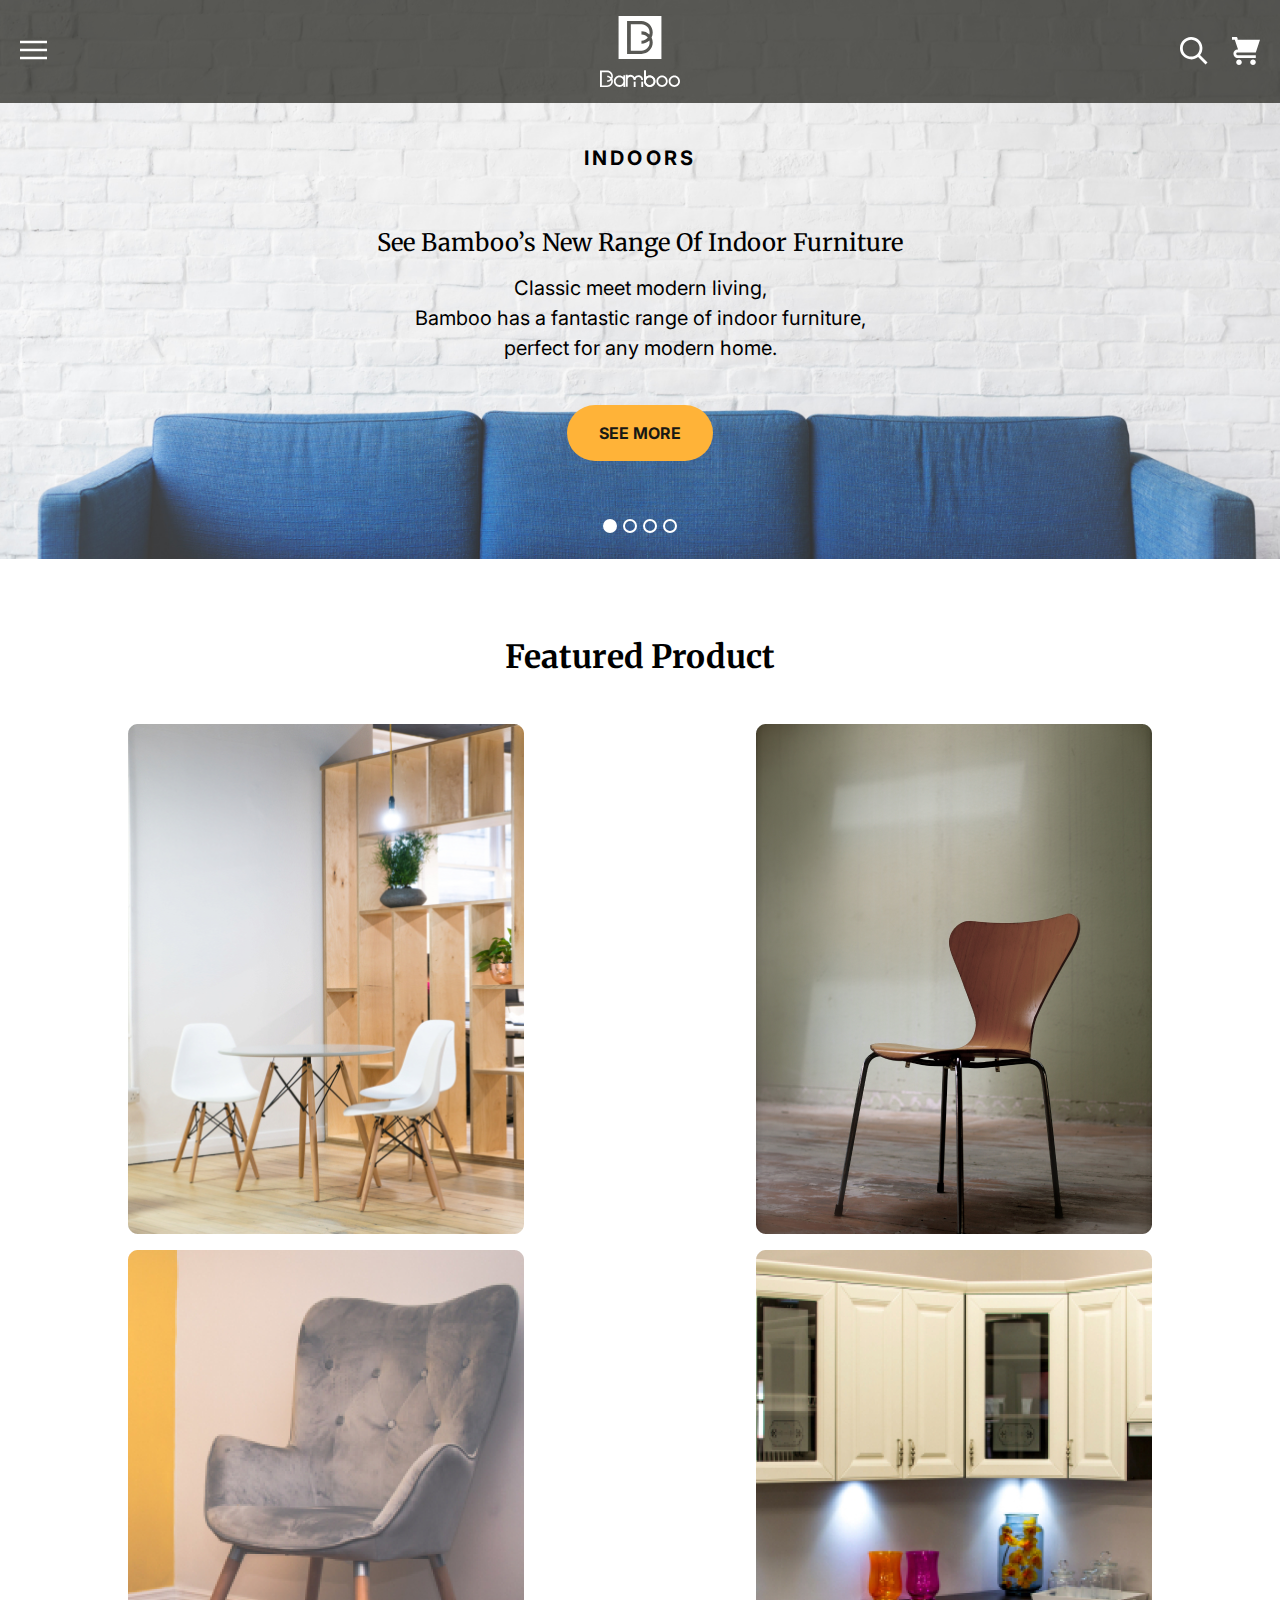
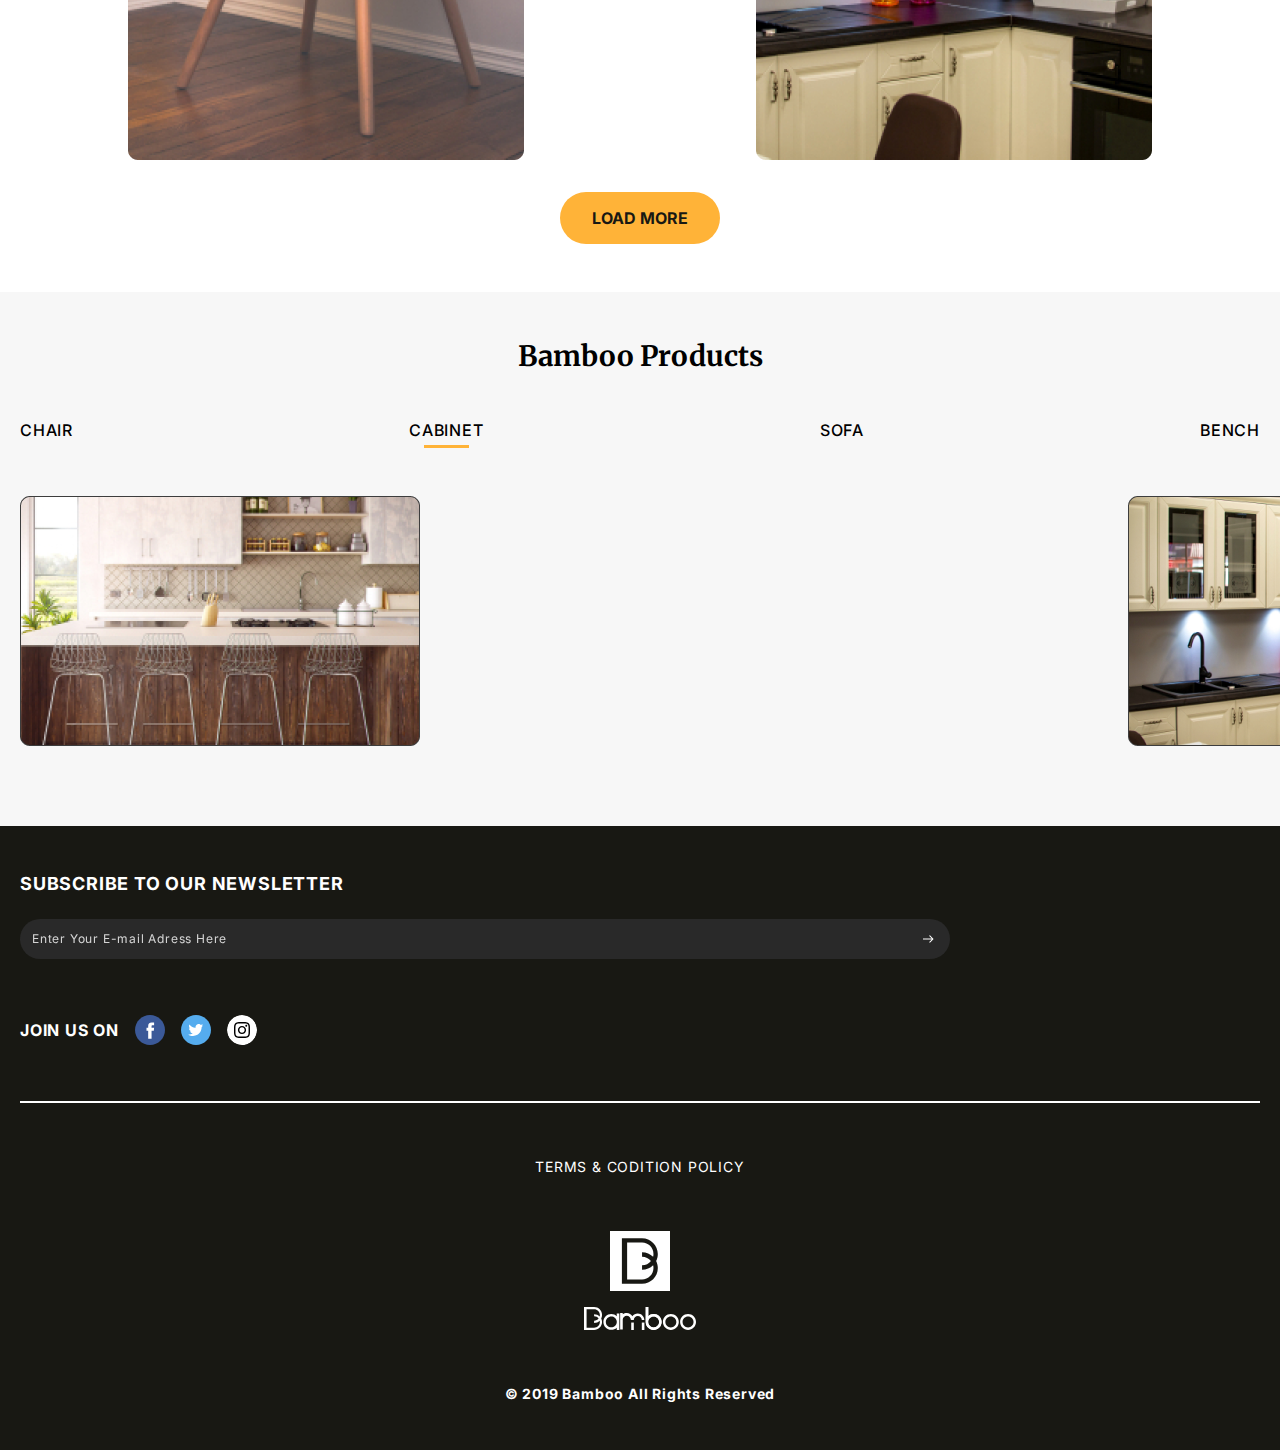
<file: index.html>
<!DOCTYPE html>
<html lang="en">
	<head>
		<meta charset="UTF-8" />
		<meta name="viewport" content="width=device-width, initial-scale=1.0" />
		<title>Bamboo | Home Page</title>
		<link rel="preconnect" href="https://fonts.gstatic.com">
		<link href="https://fonts.googleapis.com/css2?family=Jacques+Francois&display=swap" rel="stylesheet">
		<link href="https://fonts.googleapis.com/css2?family=Inter:wght@400;500;700&display=swap" rel="stylesheet">
		<link href="https://fonts.googleapis.com/css2?family=Merriweather:wght@400;700&display=swap" rel="stylesheet">
		<link rel="stylesheet" href="css/style.css" />
		<link rel="stylesheet" href="css/index.css" />
	</head>
	<body>

		<div>
			<header>
	
				<nav>
					<div class="menu-icon">
						<button>
							<img src="/images/menu-icon.svg" alt=""/>
						</button>
					</div>
		
					<div class="header-logo">
						<a href="#">
							<img src="/images/header-logo-icon.svg" id="large-logo" alt="">
							<img src="/images/footer-logo-icon.svg" id="small-logo" alt="">
						</a>
					</div>
		
					<div class="header-buttons">
						<a href="#">
							<img src="/images/search-icon.svg" alt="">
						</a>
						<a href="#">
							<img src="/images/cart-icon.svg" alt="">
						</a>
					</div>
				</nav>
	
				<div class="hero-section">
					<div class="hero-arrow">
						<button>
							<img src="/images/hero-arrow.svg" alt="" style="transform: rotate(180deg);">
						</button>
					</div>
		
					<div class="hero-text">
						<h1>INDOORS</h1>
						<h1>See Bamboo’s New Range Of Indoor Furniture</h1>
						<h1>
							Classic meet modern living,<br> Bamboo has a fantastic range of indoor furniture,<br> perfect for any modern home.
						</h1>
						<div class="btn">
							<a href="#">SEE MORE</a>
						</div>
						<div class="carousel-links">
							<button></button>
							<button></button>
							<button></button>
							<button></button>
						</div>
					</div>
		
					<div class="hero-arrow">
						<button>
							<img src="/images/hero-arrow.svg" alt="" >
						</button>
					</div>
		
				</div>
	
			</header>
	
			<main>
	
				<section class="featured-section">
					<h1>Featured Product</h1>
					<div class="featured-products">
						<div>
							<img src="/images/featured-product-1.png" alt="">
						</div>
						<div class="middle-image">
							<img src="/images/featured-product-2.png" alt="">
						</div>
						<div>
							<img src="/images/featured-product-3.png" alt="">
						</div>
						<div>
							<img src="/images/featured-product-4.png" alt="">
						</div>
						<div class="middle-image">
							<img src="/images/featured-product-5.png" alt="">
						</div>
						<div>
							<img src="/images/featured-product-6.png" alt="">
						</div>
						<div>
							<img src="/images/featured-product-7.png" alt="">
						</div>
						<div class="middle-image">
							<img src="/images/featured-product-8.png" alt="">
						</div>
						<div>
							<img src="/images/featured-product-9.png" alt="">
						</div>
						<div>
							<img src="/images/featured-product-10.png" alt="">
						</div>
						<div class="middle-image">
							<img src="/images/featured-product-11.png" alt="">
						</div>
						<div>
							<img src="/images/featured-product-12.png" alt="">
						</div>
					</div>
					<div class="btn">
						<button>LOAD MORE</button>
					</div>
				</section>
	
				<section class="products-section">
					<h2>Bamboo Products</h2>
					<ul class="categories-title">
						<li>
							<button>CHAIR</button>
						</li>
						<li class="categorie-selected">
							<button>CABINET</button>
						</li>
						<li>
							<button>SOFA</button>
						</li>
						<li>
							<button>BENCH</button>
						</li>
					</ul>
					<div class="categories-products">
						<div>
							<img src="/images/category-product-1.png" alt="">
						</div>
						<div>
							<img src="/images/category-product-2.png" alt="">
						</div>
						<div>
							<img src="/images/category-product-3.png" alt="">
						</div>
					</div>
				</section>
			</main>
	
			<footer>
				<div class="footer-top">
					<form class="newsletter-form">
						<label for="email">SUBSCRIBE TO OUR NEWSLETTER</label>
						<div>
							<input type="email" name="email" placeholder="Enter Your E-mail Adress Here">
							<img src="/images/email-arrow-icon.svg" alt="">
						</div>
					</form>
					<span></span>
					<div class="social-networks">
						<div>JOIN US ON</div>
						<ul>
							<li>
								<a href="">
									<img src="/images/facebook-icon.svg" alt="">
								</a>
							</li>
							<li>
								<a href="">
									<img src="/images/twitter-icon.svg" alt="">
								</a>
							</li>
							<li>
								<a href="">
									<img src="/images/instagram-icon.svg" alt="">
								</a>
							</li>
						</ul>
					</div>
				</div>
				<div class="footer-bottom">
					<div>TERMS & CODITION POLICY</div>
					<div class="footer-logo">
						<a href="">
							<img src="/images/footer-logo-icon.svg" alt="">
						</a>
					</div>
					<div>© 2019 Bamboo All Rights Reserved</div>
				</div>
			</footer>
		</div>

	</body>
</html>
</file>
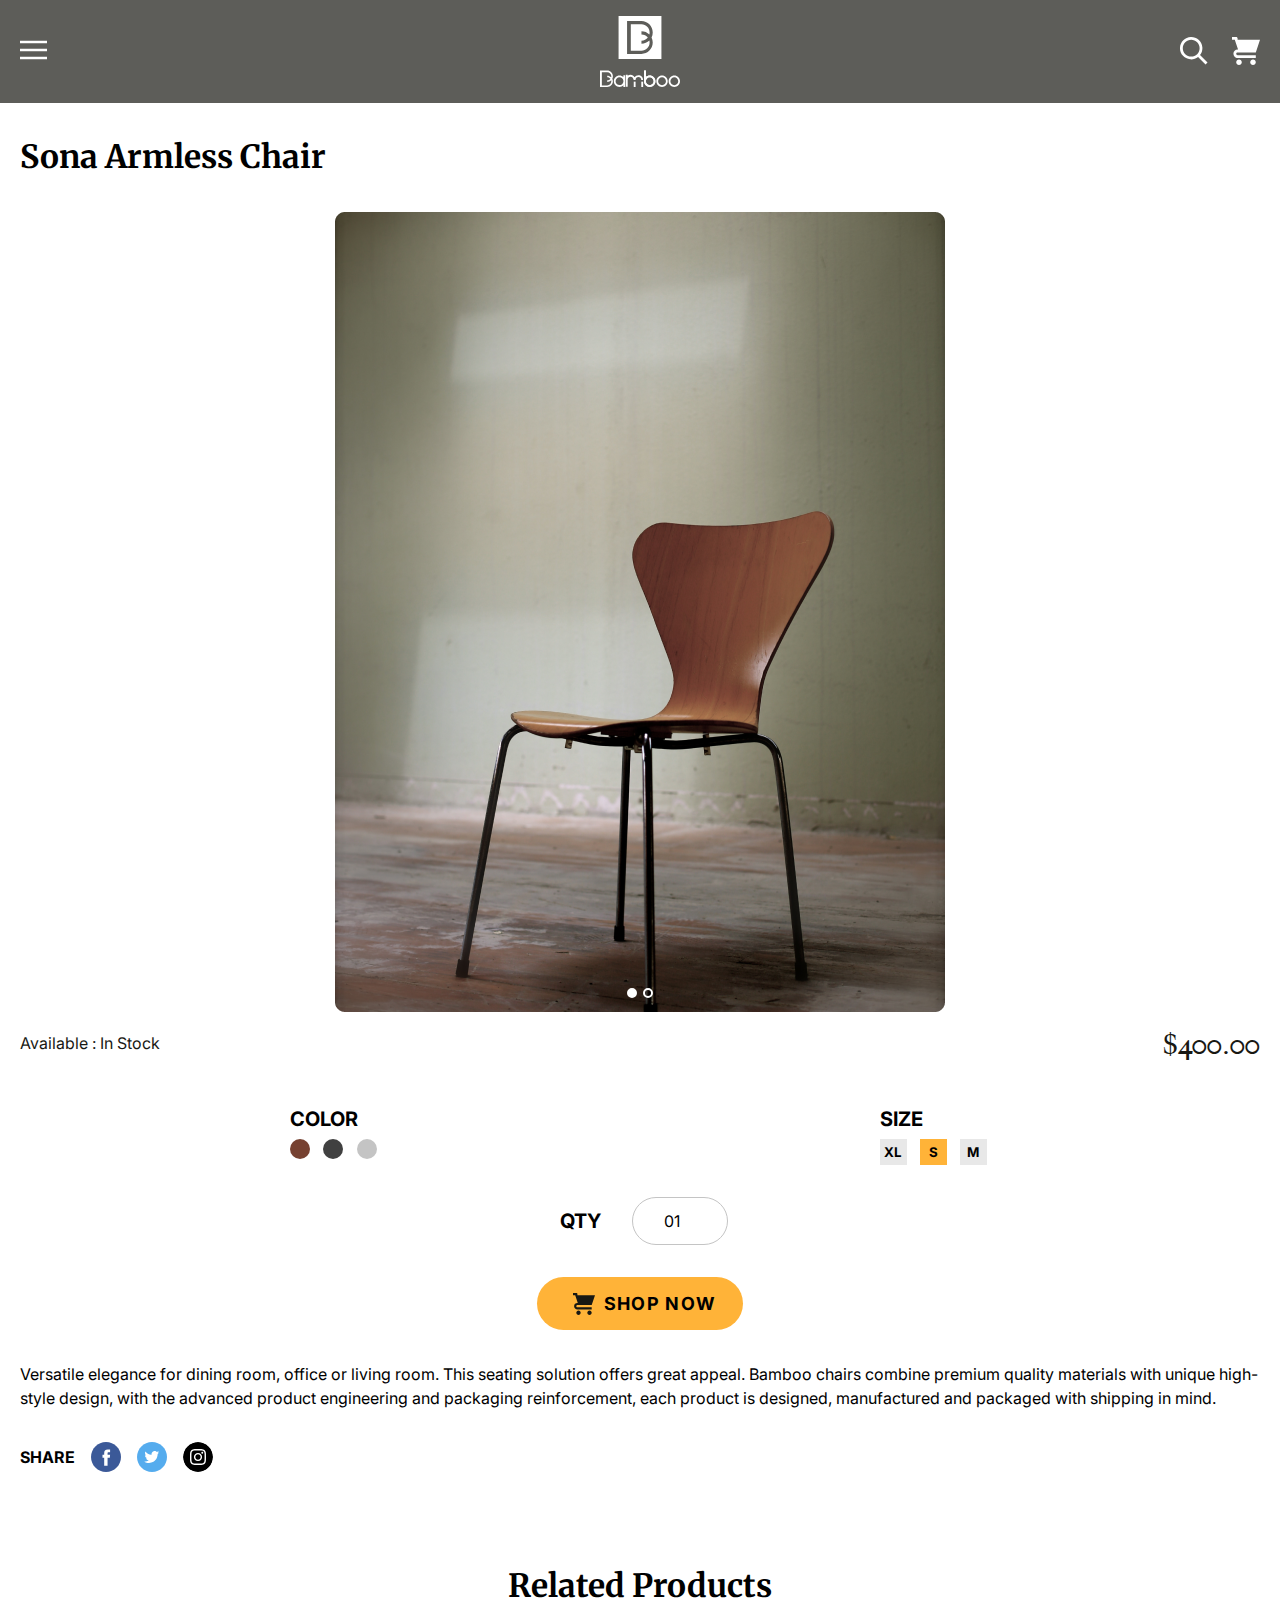
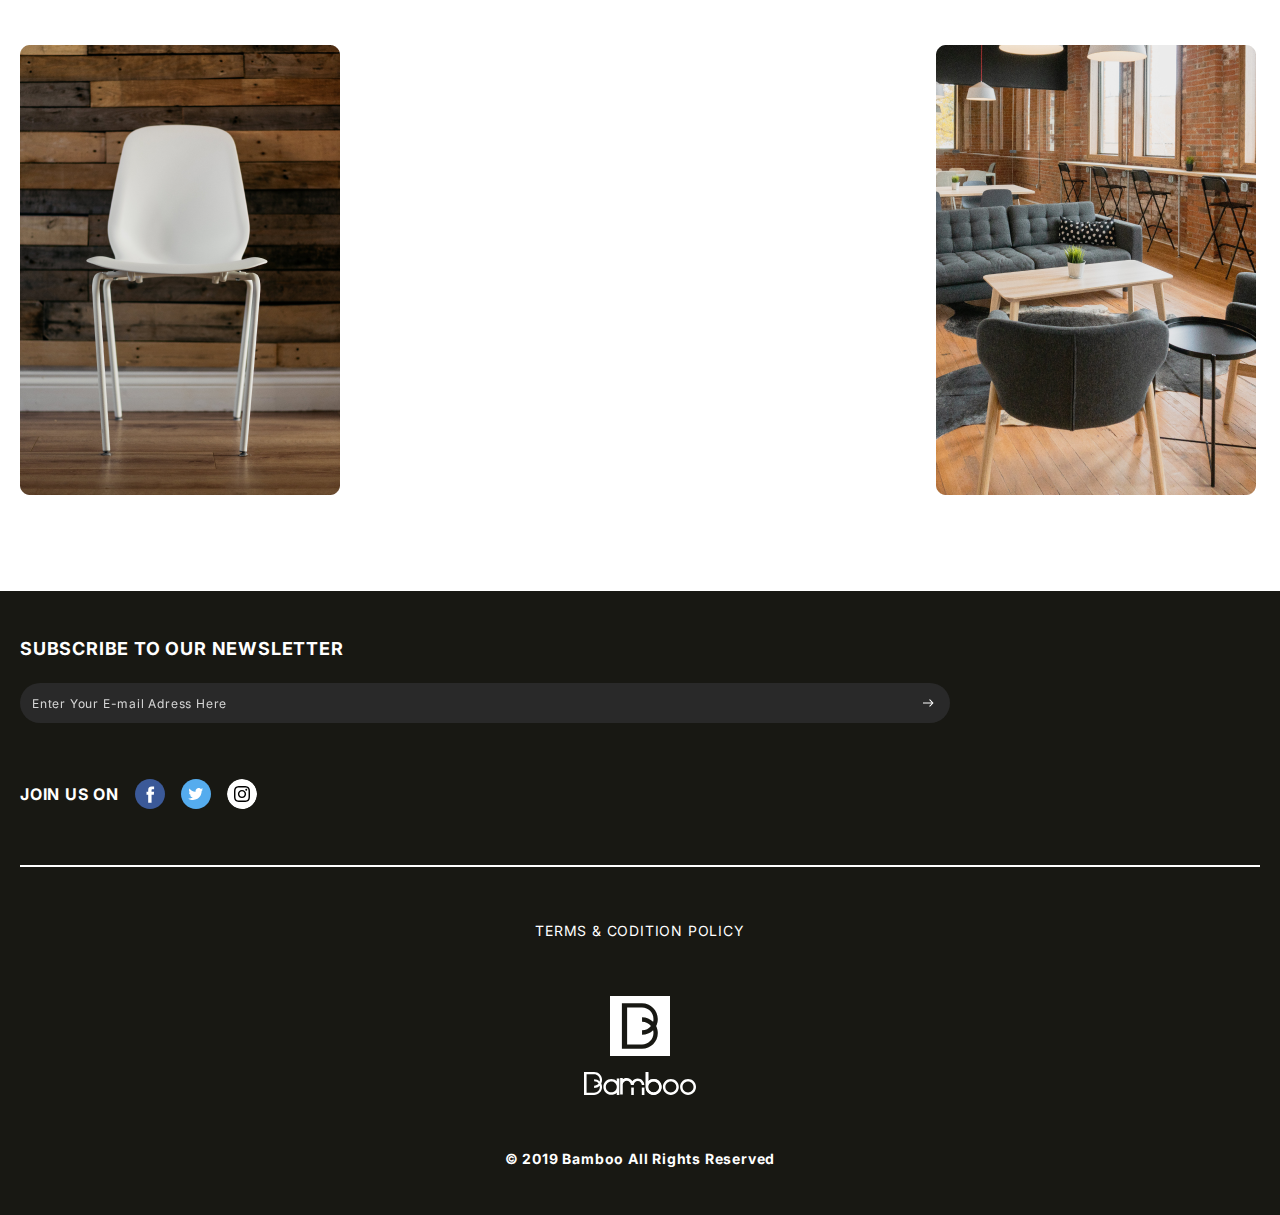
<file: product.html>
<!DOCTYPE html>
<html lang="en">
	<head>
		<meta charset="UTF-8" />
		<meta name="viewport" content="width=device-width, initial-scale=1.0" />
		<title>Bamboo | Sona Armless Chair</title>
		<link rel="preconnect" href="https://fonts.gstatic.com">
		<link href="https://fonts.googleapis.com/css2?family=Jacques+Francois&display=swap" rel="stylesheet">
		<link href="https://fonts.googleapis.com/css2?family=Inter:wght@400;500;700&display=swap" rel="stylesheet">
		<link href="https://fonts.googleapis.com/css2?family=Merriweather:wght@400;700&display=swap" rel="stylesheet">
		<link rel="stylesheet" href="css/style.css" />
		<link rel="stylesheet" href="css/product.css" />
	</head>
	<body>

		<div>
			<header>
	
				<nav>
					<div class="menu-icon">
						<button>
							<img src="/images/menu-icon.svg" alt=""/>
						</button>
					</div>
		
					<div class="header-logo">
						<a href="#">
							<img src="/images/header-logo-icon.svg" id="large-logo" alt="">
							<img src="/images/footer-logo-icon.svg" id="small-logo" alt="">
						</a>
					</div>
		
					<div class="header-buttons">
						<a href="#">
							<img src="/images/search-icon.svg" alt="">
						</a>
						<a href="#">
							<img src="/images/cart-icon.svg" alt="">
						</a>
					</div>
				</nav>
	
	
			</header>
	
			<main>
                <section class="product-section">

                    <div class="product-title">
                        <h1>Sona Armless Chair</h1>
                    </div>

                    <div class="product-image">
                        <img src="/images/product-image.png" alt="">
                        <button><img src="/images/product-arrow.svg" alt=""></button>
                        <button><img src="/images/product-arrow.svg" alt=""></button>
                        <div class="carousel-links">
							<button></button>
							<button></button>
						</div>
                    </div>

                    <div class="product-price">
                        <p>Available : In Stock</p>
                        <h2>$400.00</h2>
                    </div>

                    <div class="product-desc">
                        <p>Versatile elegance for dining room, office or living room. 
                            This seating solution offers great appeal. 
                            Bamboo chairs combine premium quality materials with unique high-style design, 
                            with the advanced product engineering and packaging reinforcement, 
                            each product is designed, manufactured and packaged with shipping in mind.
                        </p>
                    </div>

                    <form>
                        <div class="color-ctrl">
                            <label for="">Color</label>
                            <div>
                                <button></button>
                                <button></button>
                                <button></button>
                            </div>
                        </div>
                        <div class="size-ctrl">
                            <label for="">Size</label>
                            <div>
                                <button>XL</button>
                                <button>S</button>
                                <button>M</button>
                            </div>
                        </div>
                        <div class="qty-ctrl">
                            <label for="">QTY</label>
                            <input type="number" name="" value="01" id="">
                        </div>
                        <div  class="shop-btn">
                            <button type="submit"><img src="/images/cart-icon-black.svg" alt=""> SHOP NOW</button>
                        </div>
                    </form>

                    <div class="social-networks">
                        <label>SHARE</label>
						<ul>
							<li>
								<a href="">
									<img src="/images/facebook-icon.svg" alt="">
								</a>
							</li>
							<li>
								<a href="">
									<img src="/images/twitter-icon.svg" alt="">
								</a>
							</li>
							<li>
								<a href="">
									<img src="/images/instagram-dark.svg" alt="">
								</a>
							</li>
						</ul>
                    </div>

                </section>

                <section class="related-section">
                    <h1>Related Products</h1>
                    <div class="related-products">
						<div>
							<img src="/images/related-image-1.png" alt="">
						</div>
						<div>
							<img src="/images/related-image-2.png" alt="">
						</div>
						<div>
							<img src="/images/related-image-3.png" alt="">
						</div>
                        <div>
							<img src="/images/related-image-4.png" alt="">
						</div>
					</div>
                </section>
                
			</main>
	
			<footer>
				<div class="footer-top">
					<form class="newsletter-form">
						<label for="email">SUBSCRIBE TO OUR NEWSLETTER</label>
						<div>
							<input type="email" name="email" placeholder="Enter Your E-mail Adress Here">
							<img src="/images/email-arrow-icon.svg" alt="">
						</div>
					</form>
					<span></span>
					<div class="social-networks">
						<div>JOIN US ON</div>
						<ul>
							<li>
								<a href="">
									<img src="/images/facebook-icon.svg" alt="">
								</a>
							</li>
							<li>
								<a href="">
									<img src="/images/twitter-icon.svg" alt="">
								</a>
							</li>
							<li>
								<a href="">
									<img src="/images/instagram-icon.svg" alt="">
								</a>
							</li>
						</ul>
					</div>
				</div>
				<div class="footer-bottom">
					<div>TERMS & CODITION POLICY</div>
					<div class="footer-logo">
						<a href="">
							<img src="/images/footer-logo-icon.svg" alt="">
						</a>
					</div>
					<div>© 2019 Bamboo All Rights Reserved</div>
				</div>
			</footer>
		</div>

	</body>
</html>
</file>
<file: css/style.css>
header nav,.header-buttons,.footer-top,.newsletter-form,.social-networks,.social-networks ul,.footer-bottom{display:flex;justify-content:space-between;align-items:center}*{margin:0;padding:0;box-sizing:border-box;font-family:'Inter', sans-serif}html{line-height:1.15;-webkit-text-size-adjust:100%}img{max-width:100%;display:block}li{list-style:none}a{text-decoration:none;font-family:'Inter', sans-serif}h1{font-family:'Merriweather', serif;font-size:2rem}h2{font-family:'Merriweather', serif;font-size:1.75rem}h3{font-family:'Inter', sans-serif;font-size:1.25rem}button{font-family:'Inter', sans-serif;font-weight:bold;cursor:pointer;border:none;background:none}input{border:none;background:none}header{background:url("../images/hero-image.png") center/cover no-repeat}header nav{background-color:rgba(24,24,19,0.7);justify-content:center;position:relative;padding:1em 0}#large-logo{display:none}#small-logo{max-width:5em}.menu-icon{position:absolute;padding-left:1.25em;left:0}.menu-icon img{max-width:2em}.header-buttons{position:absolute;padding-right:1.25em;right:0}.header-buttons img{max-width:1.75em}.header-buttons a:last-child{margin-left:1.5em}footer{padding:3em 1.25em;background-color:#181813;color:white;font-family:'Inter', sans-serif;letter-spacing:0.05rem}.footer-top{flex-direction:column;align-items:stretch}.footer-top::after{content:'';display:block;width:100%;height:2px;margin:1.5em 0;background-color:white}.newsletter-form{flex-direction:column;align-items:stretch}.newsletter-form label{font-size:1.125rem;font-weight:700}.newsletter-form div{margin:1.5em 0;display:flex;justify-content:flex-start;background-color:#292929;border-radius:100em;width:75%}.newsletter-form img{padding:1em}.newsletter-form input{width:100%;border-radius:100em 0 0 100em;padding:1em 0 1em 1em;color:white;letter-spacing:0.05rem;font-size:0.75rem}.newsletter-form input::placeholder{color:white;opacity:0.8}.social-networks{justify-content:flex-start;font-weight:700;margin:2em 0}.social-networks ul{margin-left:1em}.social-networks ul li{margin-right:1em}.footer-bottom{flex-direction:column;margin-top:2em}.footer-bottom div{font-size:0.875rem}.footer-bottom div:last-child{font-weight:700}.footer-logo{margin:4em 0}
</file>
<file: css/index.css>
.hero-text,.carousel-links,.categories-title{display:flex;justify-content:space-between;align-items:center}.hero-arrow{display:none}.hero-text{text-align:center;flex-direction:column;line-height:1.5;padding:0 1.25em}.hero-text h1:nth-child(1),.hero-text h1:nth-child(3){font-size:1.25rem;font-family:'Inter', sans-serif}.hero-text h1:nth-child(1){letter-spacing:0.2rem;margin:2em}.hero-text h1:nth-child(2){font-family:'Merriweather', serif;font-size:1.5rem;font-weight:400;margin:.5em 0}.hero-text h1:nth-child(3){font-weight:400;margin-bottom:.5em}.btn{margin:2em 0}.btn a,.btn button{background-color:#FFB338;color:#181813;font-weight:700;display:block;padding:1em 2em;border-radius:30px;margin:auto;font-size:1rem}.carousel-links button:first-child{background-color:white}.carousel-links button{background:none;border:2px solid white;width:1em;height:1em;border-radius:100em;margin:2em .25em}.featured-section{padding:5em 1.25em 1em;text-align:center}.featured-products{display:grid;grid-template-columns:repeat(2, 1fr);justify-items:center;margin:3em 0 1.5em;gap:1em}.featured-products div{display:none}.featured-products div:nth-child(1),.featured-products div:nth-child(2),.featured-products div:nth-child(3),.featured-products div:nth-child(4){display:block}.products-section{background-color:#f7f7f7;text-align:center;padding:3em 0}.products-section h2,.products-section ul{padding:0 1.25em}.categories-title{align-items:flex-start;margin:3em 0}.categories-title button{padding-bottom:.3em;font-size:1rem;font-weight:500;letter-spacing:0.05rem}.categorie-selected::after{content:'';display:block;width:60%;margin:0px auto;border-top:3px solid #FFB338}.categories-products{overflow-x:auto;display:grid;grid-template-columns:repeat(10000, 1fr);column-gap:1.25em;padding:0 0 2em 1.25em}.categories-products div{width:85vw}.categories-products::after{content:'';display:block;width:0.1px}
</file>
<file: css/product.css>
.carousel-links,.product-price,.color-ctrl div,.size-ctrl div,.shop-btn button{display:flex;justify-content:space-between;align-items:center}header{background:none}.product-section{padding:0 1.25em;display:grid;grid-template-columns:repeat(2, 1fr);margin-bottom:6em}.product-title{grid-column:span 2;margin:2.25em 0}.product-image{grid-column:span 2;position:relative;margin:auto}.product-image>button{display:none}.carousel-links{justify-content:center;position:absolute;bottom:0;width:100%}.carousel-links button:first-child{background-color:white}.carousel-links button{background:none;border:2px solid white;width:.75em;height:.75em;border-radius:100em;margin:1em .25em}.product-price{grid-column:span 2;margin:1em 0 3em;color:#181813}.product-price h2{font-weight:400;font-family:'Jacques Francois', serif}.product-section form{grid-column:span 2;margin:0 1.25em;row-gap:2em;display:grid;grid-template-columns:repeat(2, 1fr);justify-items:center}.product-section form label{font-weight:700;font-size:1.25rem;text-transform:uppercase}.color-ctrl div{justify-content:flex-start;margin-top:.5em}.color-ctrl button{width:1.5em;border-radius:100%;height:1.5em;margin-right:1em}.color-ctrl button:focus{outline-offset:.1em}.color-ctrl button:nth-of-type(1){background-color:#764131}.color-ctrl button:nth-of-type(1):focus{outline-color:#764131}.color-ctrl button:nth-of-type(2){background-color:#404040}.color-ctrl button:nth-of-type(2):focus{outline-color:#404040}.color-ctrl button:nth-of-type(3){background-color:#C4C4C4}.color-ctrl button:nth-of-type(3):focus{outline-color:#C4C4C4}.size-ctrl div{margin-top:.5em;justify-content:flex-start}.size-ctrl button{margin-right:1em;background-color:#e8e8e8;width:2em;height:2em}.size-ctrl button:nth-child(2){background-color:#FFB338}.qty-ctrl{grid-column:span 2;display:grid;margin:0 1.25em;align-items:center;grid-template-columns:repeat(2, 30%)}.qty-ctrl input{border:1px solid #C4C4C4;border-radius:100em;text-align:center;height:3em;width:6em;margin-left:1.5em;font-size:1rem}.shop-btn{grid-column:span 2}.shop-btn button{background-color:#FFB338;border-radius:100em;margin:0 auto;padding:.85em 1.5em;font-size:1.125rem;letter-spacing:0.08rem}.shop-btn img{max-width:22px;margin:0 .5em}.product-desc{margin:2em 0;grid-column:span 2;grid-row:5/6;line-height:1.5}.product-section .social-networks{grid-column:span 2;grid-row:6/7;margin:0}.related-section{text-align:center;margin-bottom:4em}.related-products{margin-top:2.5em;overflow-x:auto;display:grid;grid-template-columns:repeat(10000, 1fr);column-gap:1.25em;padding:0 0 2em 1.25em}.related-products div{width:70vw}.related-products::after{content:'';display:block;width:0.1px}
</file>
